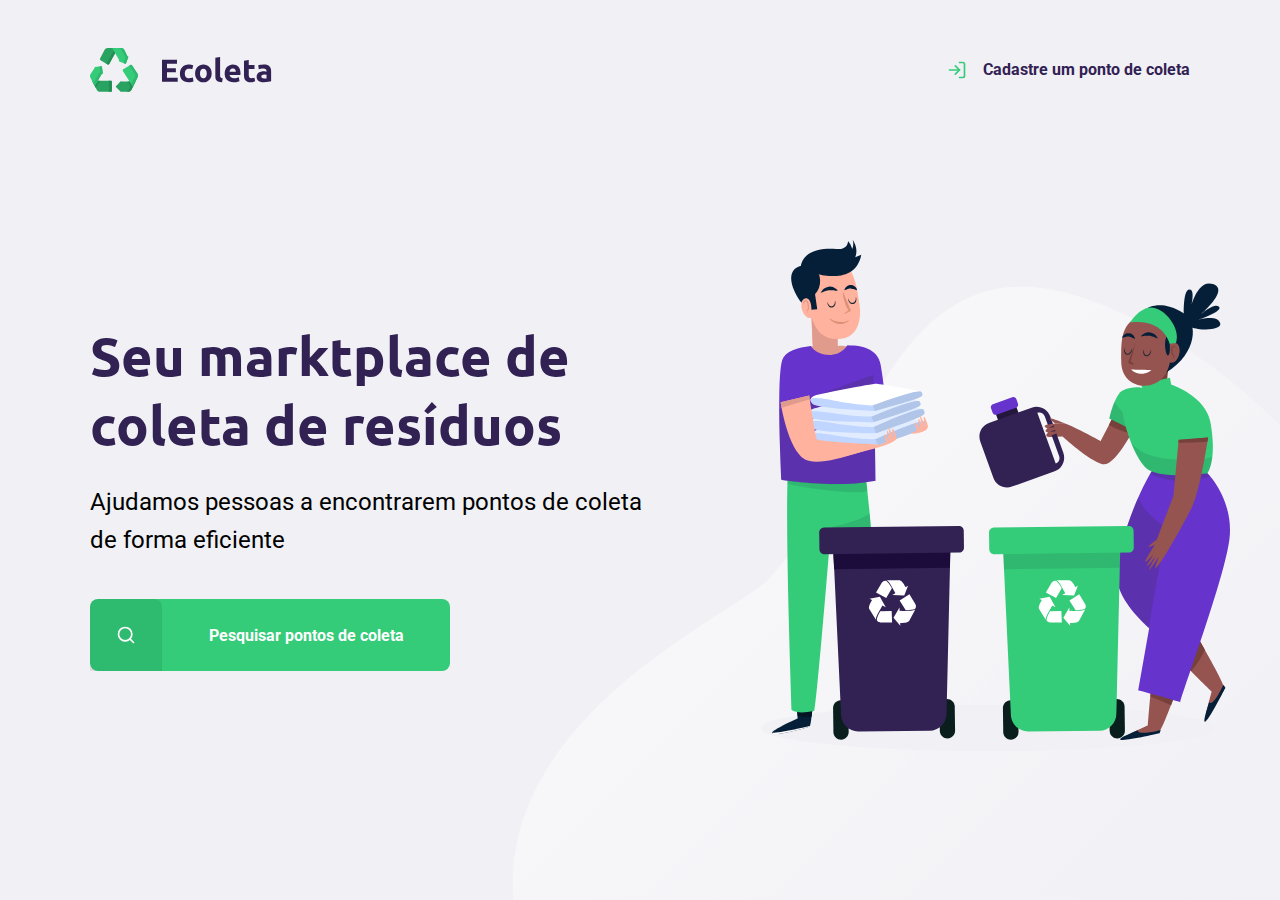
<file: index.html>
<!DOCTYPE html>
<html lang="pt_br">
<head>
    <meta charset="UTF-8">
    <meta name="viewport" content="width=device-width, initial-scale=1.0">
    <title>Ecoleta</title>

    <link href="https://fonts.googleapis.com/css2?family=Roboto&family=Ubuntu:wght@700&display=swap" rel="stylesheet">

    <link rel="stylesheet" href="/styles/main.css">
    <link rel="stylesheet" href="/styles/home.css">
    <link rel="stylesheet" href="/styles/modal.css">

    
    <link rel="stylesheet" href="/styles/responsive.css">

</head>
<body>
    <div id="page-home">
        
        <div class="content">
            <header>
                <img src="/assets/logo.svg" alt="Logomarca">

                <a href="create-point.html">
                    <span></span>
                    Cadastre um ponto de coleta
                    
                </a>
            </header>

            <main>
                <h1>Seu marktplace de coleta de resíduos</h1>
        

                <p>Ajudamos pessoas a encontrarem pontos de coleta de forma eficiente</p>
    
                <a href="#"><span></span><strong>Pesquisar pontos de coleta</strong> </a>
            </main>

        </div>

    </div>




    <div id="modal" class="hide">
        <div class="content">
            <div class="header">
                <h1>Pontos de Coleta</h1>
                <a href="#">Fechar</a>
            </div>
            <form action="search-results.html">
                <label for="search">Cidade</label>
                <div class="search field">
                    <input type="text" name="search" placeholder="Pesquise por cidade">
                    <button>
                        <img src="/assets/search.svg" alt="Buscar">
                    </button>
                </div>
            </form>
        </div>
    </div>

    <script src="/scripts/index.js"></script>
</body>
</html>
</file>
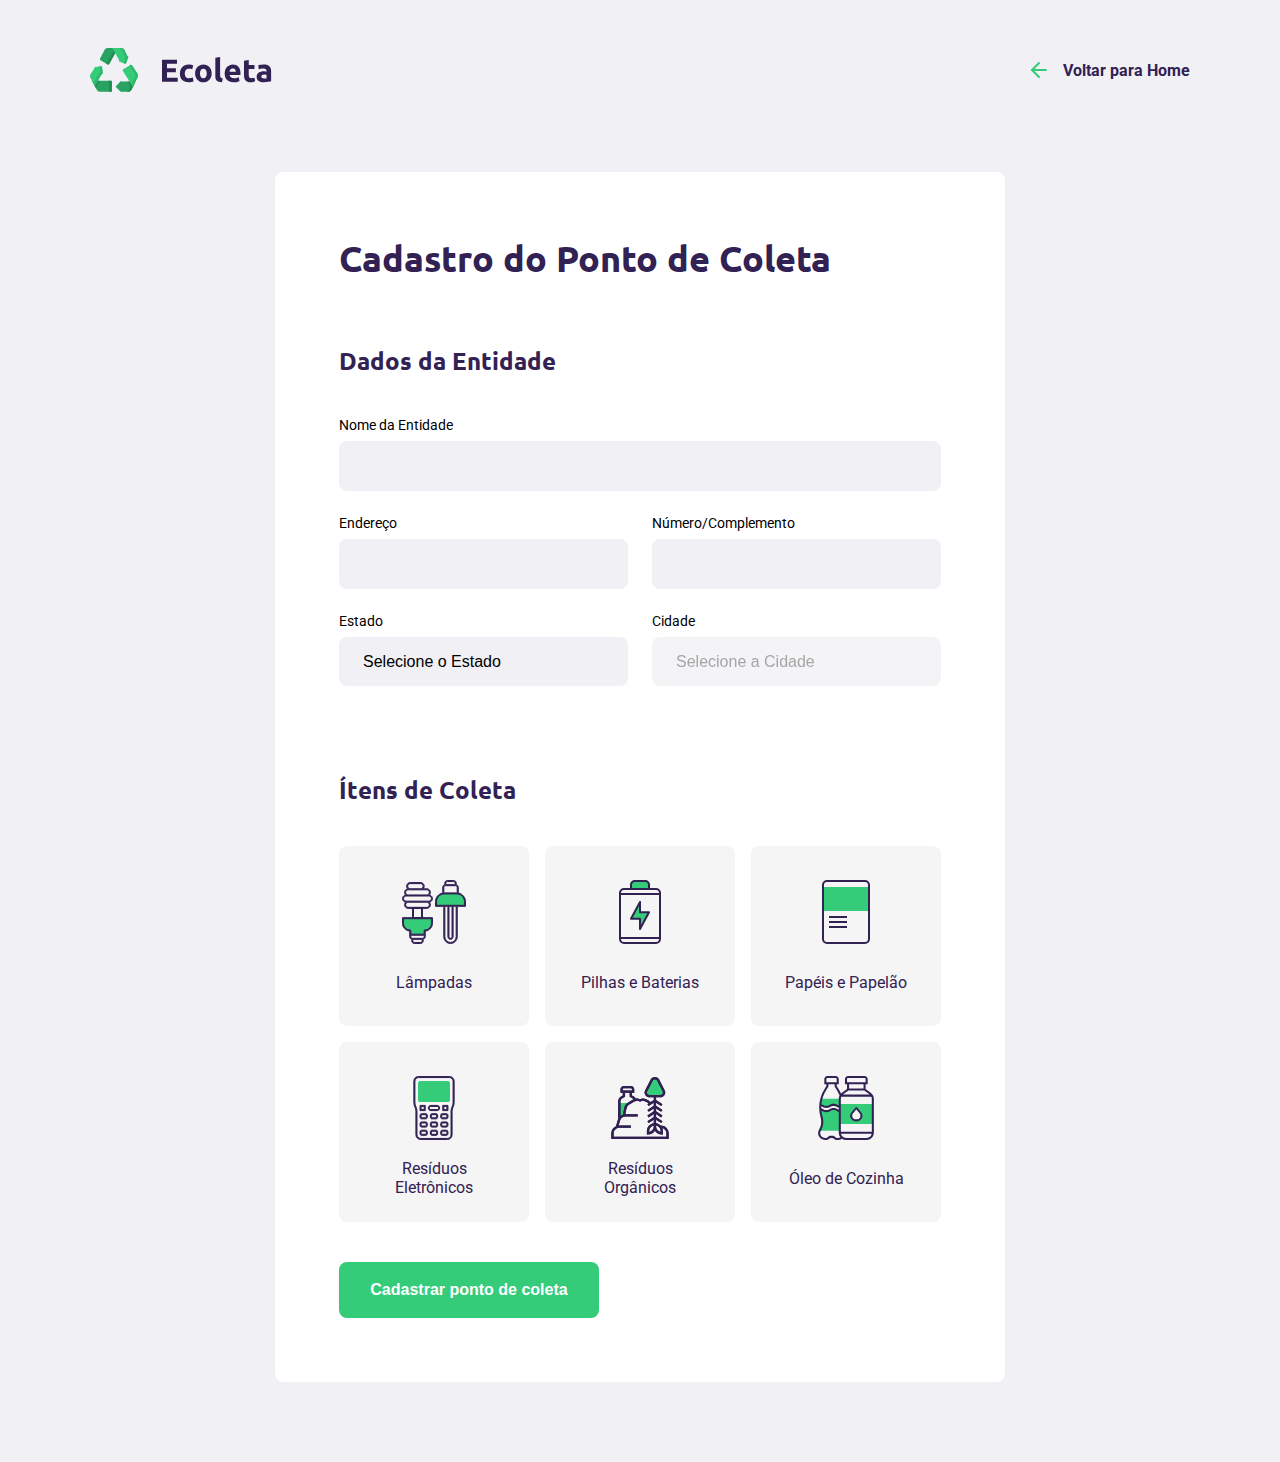
<file: create-point.html>
<!DOCTYPE html>
<html lang="pt_br">
<head>
    <meta charset="UTF-8">
    <meta name="viewport" content="width=device-width, initial-scale=1.0">
    <title>Criar Ponto de Coleta</title>

    <link href="https://fonts.googleapis.com/css2?family=Roboto&family=Ubuntu:wght@700&display=swap" rel="stylesheet">

    <link rel="stylesheet" href="/styles/main.css">
    <link rel="stylesheet" href="/styles/create-point.css">
    <link rel="stylesheet" href="/styles/responsive.css">

</head>
<body>
    <div id="page-create-point">

            <header>
                <img src="/assets/logo.svg" alt="Logomarca">

                <a href="index.html">
                    <span></span>
                    Voltar para Home
                    
                </a>
            </header>

            <form action="">

                <h1>Cadastro do Ponto de Coleta</h1>

                <fieldset>
                    <legend>
                        <h2>Dados da Entidade</h2>
                    </legend>

                    <div class="field">
                        <label for="name">Nome da Entidade</label>
                        <input type="text" name="name" required>
                    </div>

                    <div class="field-group">
                        <div class="field">
                            <label for="address">Endereço</label>
                            <input type="text" name="address" required>
                        </div>

                        <div class="field">
                            <label for="address2">Número/Complemento</label>
                            <input type="text" name="address2" required>
                        </div>
                    </div>
                    

                    <div class="field-group">
                        <div class="field">
                            <label for="state">Estado</label>
                            <select name="uf" required>
                                <option value="">Selecione o Estado</option>
                            </select>
                            <input type="hidden" name="state">
                        </div>
                        <div class="field">
                            <label for="city">Cidade</label>
                            <select name="city"  disabled required>
                                <option value="">Selecione a Cidade</option>
                            </select>
                        </div>
                    </div>

                </fieldset>

                <fieldset>
                    <legend>
                        <h2>Ítens de Coleta</h2>
                    </legend>

                    <div class="items-grid">
                        <li data-id="1">
                            <img src="/assets/lampadas.svg" alt="Lâmpadas">
                            <span>Lâmpadas</span>
                        </li>

                        <li data-id="2">
                            <img src="/assets/baterias.svg" alt="Pilhas e Baterias">
                            <span>Pilhas e Baterias</span>
                        </li>

                        <li data-id="3">
                            <img src="/assets/papeis-papelao.svg" alt="Papéis e Papelão">
                            <span>Papéis e Papelão</span>
                        </li>

                        <li data-id="4">
                            <img src="/assets/eletronicos.svg" alt="Resíduos Eletrônicos">
                            <span>Resíduos Eletrônicos</span>
                        </li>

                        <li data-id="5">
                            <img src="/assets/organicos.svg" alt="Resíduos Orgânicos">
                            <span>Resíduos Orgânicos</span>
                        </li>

                        <li data-id="6">
                            <img src="/assets/oleo.svg" alt="Óleo de Cozinha">
                            <span>Óleo de Cozinha</span>
                        </li>
                    </div>

                    <input type="hidden" name="items">

                </fieldset>

                <button type="submit"> Cadastrar ponto de coleta</button>
            </form>


    </div>

    <script src="/scripts/create-point.js"></script>
</body>
</html>
</file>
<file: styles/main.css>
:root{ /*raíz do código*/
    --title-color: #322153;
    --primary-color: #34cb79;
}

*{/*referenciando todos os seletores*/
    margin: 0;
    padding: 0;
    box-sizing: border-box;
}

html {
    font-family: Roboto, sans-serif;
}

body{
    background-color: #f0f0f5;
    -webkit-font-smoothing: antialiased; /* deixa a fonte mais agradavel aos olhos*/
}
a{
    text-decoration: none;
}

h1, h2, h3, h4, h5, h6{
    font-family: Ubuntu, sans-serif;
    color: var(--title-color);
}
/*box model
toda caixa tem largura, altura, preenchimentos
borda, cor, fundo, maneira que é vista pelo html (display)
alinhamento
display block = a linha inteira
display inline = apenas o espaço do conteudo
*/
</file>
<file: styles/home.css>
#page-home{
    height: 100vh;

    background: url(../assets/home-background.svg) no-repeat;
    background-position: 35vw bottom;
}

#page-home .content{
    width: 90%;
    max-width: 1100px;
    height: 100%;

    margin: 0 auto; /* agrupando as proporções de margem, o primeiro atributo (0) será top e bottom e o segundo (auto) sera left e right
    se tiver 3 atributos serão TOP LEFT/RIGHT BOTTOM  com quatro atributos TOP RIGHT BOTTOM LEFT*/
    
    display: flex;
    flex-direction: column;

}

#page-home header{
    margin-top: 48px;
    display:flex;
    align-items: center;
    justify-content: space-between; /* colocando espaço entre os elementos da linha*/

}

#page-home header a{
    display:flex;

    color: var(--title-color);
    font-weight: 700;

}

#page-home header a span{
    margin-right: 16px;
    display: flex;

    background-image: url(../assets/log-in.svg);

    width: 20px;
    height: 20px;
}

#page-home main{
    max-width: 560px;

    flex: 1;

    display: flex;
    flex-direction: column;
    justify-content: center;
}

#page-home main h1{
    font-size: 54px;

}

#page-home main p{
    font-size: 24px;
    line-height: 38px;
    margin-top: 24px;
}

#page-home main a{
    width: 100%;
    max-width: 360px;
    height: 72px;

    border-radius: 8px;

    display: flex;
    align-items: center;

    margin-top: 40px;

    background-color: var(--primary-color);

    transition: 400ms;

}

#page-home main a:hover{
    background-color: #2fb86e;
}

#page-home main a span{
    width: 72px;
    height: 72px;

    border-top-left-radius: 8px ;
    border-top-right-radius: 8px ;

    background-color: rgba(0, 0, 0, 0.08);

    display: flex;
    align-items: center;
    justify-content: center;
}

#page-home main a span::after{
    content: "";
    background: url(../assets/search.svg);

    width: 20px;
    height: 20px;
}

#page-home main a strong{
    flex: 1;
    color: white;
    text-align: center;
}
</file>
<file: styles/modal.css>
#modal{
    background-color: #0E0A14ef;

    height: 100vh;
    width: 100vw;

    position: fixed;
    top: 0;

    display: flex;
    justify-content: center;
    align-items: center;

    transition: 400ms;
}

#modal.hide{
    display: none;
}

#modal .content{
    color: white;

    width: 420px;

}

#modal .header{
    display: flex;
    align-items: center;
    justify-content: space-between;

    margin-bottom: 48px;
}


#modal .header a{
    background-image: url(../assets/x.svg);

    width: 20px;
    height: 20px;

    display: flex;

    font-size: 0.01px;
}

#modal .header h1{
    color: white;

    font-size: 36px;
    line-height: 42px;
}

#modal form label{
    font-size: 14px;
    line-height: 16px;

    display: block;
    margin-bottom: 8px;
}


#modal form .field{
    display: flex;
}

#modal form input{
    flex: 1;

    background-color: #f0f0f5;

    border-radius: 8px 0 0 0 8px;
    border: 0;

    padding: 16px 24px;

    font-size: 16px;
    color: #6c6c80;
}

#modal form button{
    width: 72px;
    height: 72px;

    background-color: var(--primary-color);

    border: 0;
    border-radius: 0 8px 8px 0;
}

#modal form button:hover{
    background-color: #2fb85e;
}
</file>
<file: styles/responsive.css>
@media(max-width: 900px) {
    #page-home {
        background-position-x:70vw ;
    }

    #page-home .content{
        align-items: center;
        text-align: center;
   }

   #page-home header a {
       position: absolute;
       bottom: 48px;

       left: 50%;
       transform:translateX(-50%) ;
   }

   #page-home main {
       align-items: center;
   }

   #page-search-results .cards{
       grid-template-columns: 1fr;
   }

   #page-search-results .cards img{
       height: 100px;
   }
}

@media(max-width: 1700px) {
    #page-home {
        background-position-x:40vw ;
    }
}

@media(max-height: 760px) {
    #page-home {
        background-position-y: 200px;
    }
}
</file>
<file: styles/create-point.css>
#page-create-point{
    width: 90%;
    max-width: 1100px;

    /*Alinhamento de caixa pelo lado de fora*/
    margin: 0 auto;
}

#page-create-point header{
    margin-top: 48px;

    display: flex;
    justify-content: space-between;
    align-items: center;

}

#page-create-point header a{
    color: var(--title-color);
    font-weight: bold;
    display: flex;
    align-items: center;
}

#page-create-point header a span{
    margin-right: 16px;
    background-image: url('../assets/arrow-left.svg');

    display: flex;

    width: 20px;
    height: 24px;
}

form{
    background-color: white;
    margin: 80px auto;
 
    padding: 64px;  /*preenchimento da cor de fundo, não apenas do contéudo*/

    border-radius: 8px;

    max-width: 730px;

}

form h1{
    font-size: 36px;
}

form fieldset{
    margin-top: 64px;

    border: 0;
}

form legend{
    margin-bottom: 40px;
}

form legend h2{
    font-size: 24px;
}

form .field{
    display: flex;
    flex-direction: column;
    flex: 1;

    margin-bottom: 24px;
}

form .field-group{
    display: flex;

}

form input,
form select{
    background-color: #f0f0f5;

    border: 0;
    padding: 16px 24px;
    font-size: 16px;

    outline: none; /*opcional tira a linha marcando o campo*/

    border-radius: 8px;
}

form select{
    -webkit-appearance: none;
    -moz-appearance: none;
    appearance: none;
}

form label{
    font-size: 14px;
    margin-bottom: 8px;
}

form .field-group .field+ .field{
    margin-left: 24px;
}

form button{
    width: 260px;
    height: 56px;

    background-color: var(--primary-color);
    border-radius: 8px;

    color: white;
    font-weight: bold;
    font-size: 16px;

    border: 0;

    margin-top: 40px;

    transition: background-color 400ms;
}

form button:hover{
    background-color: #2fb86e;
}

.items-grid{
    display: grid;
    grid-template-columns: 1fr 1fr 1fr;
    gap: 16px;
}

.items-grid li{
    background-color: #f5f5f5;
    list-style: none;

    border: 2px solid #f5f5f5;
    border-radius: 8px;
    height: 180px;

    padding: 32px 24px 16px;

    display: flex;
    flex-direction: column;
    align-items: center;
    justify-content: space-between;
    
    text-align: center;

    cursor: pointer; /*Transforma o cursor do mouse em uma mãozinha*/
}

.items-grid li span{
    margin-top: 12px;

    flex: 1;

    display: flex;
    align-items: center;

    color: var(--title-color);
}

.items-grid li.selected{
    background: #e1faec;
    border: 2px solid #34cb79;
}

.items-grid li img,
.items-grid li span{
    pointer-events: none;  /*Para o evento de click na imagem e no texto*/
}
</file>
